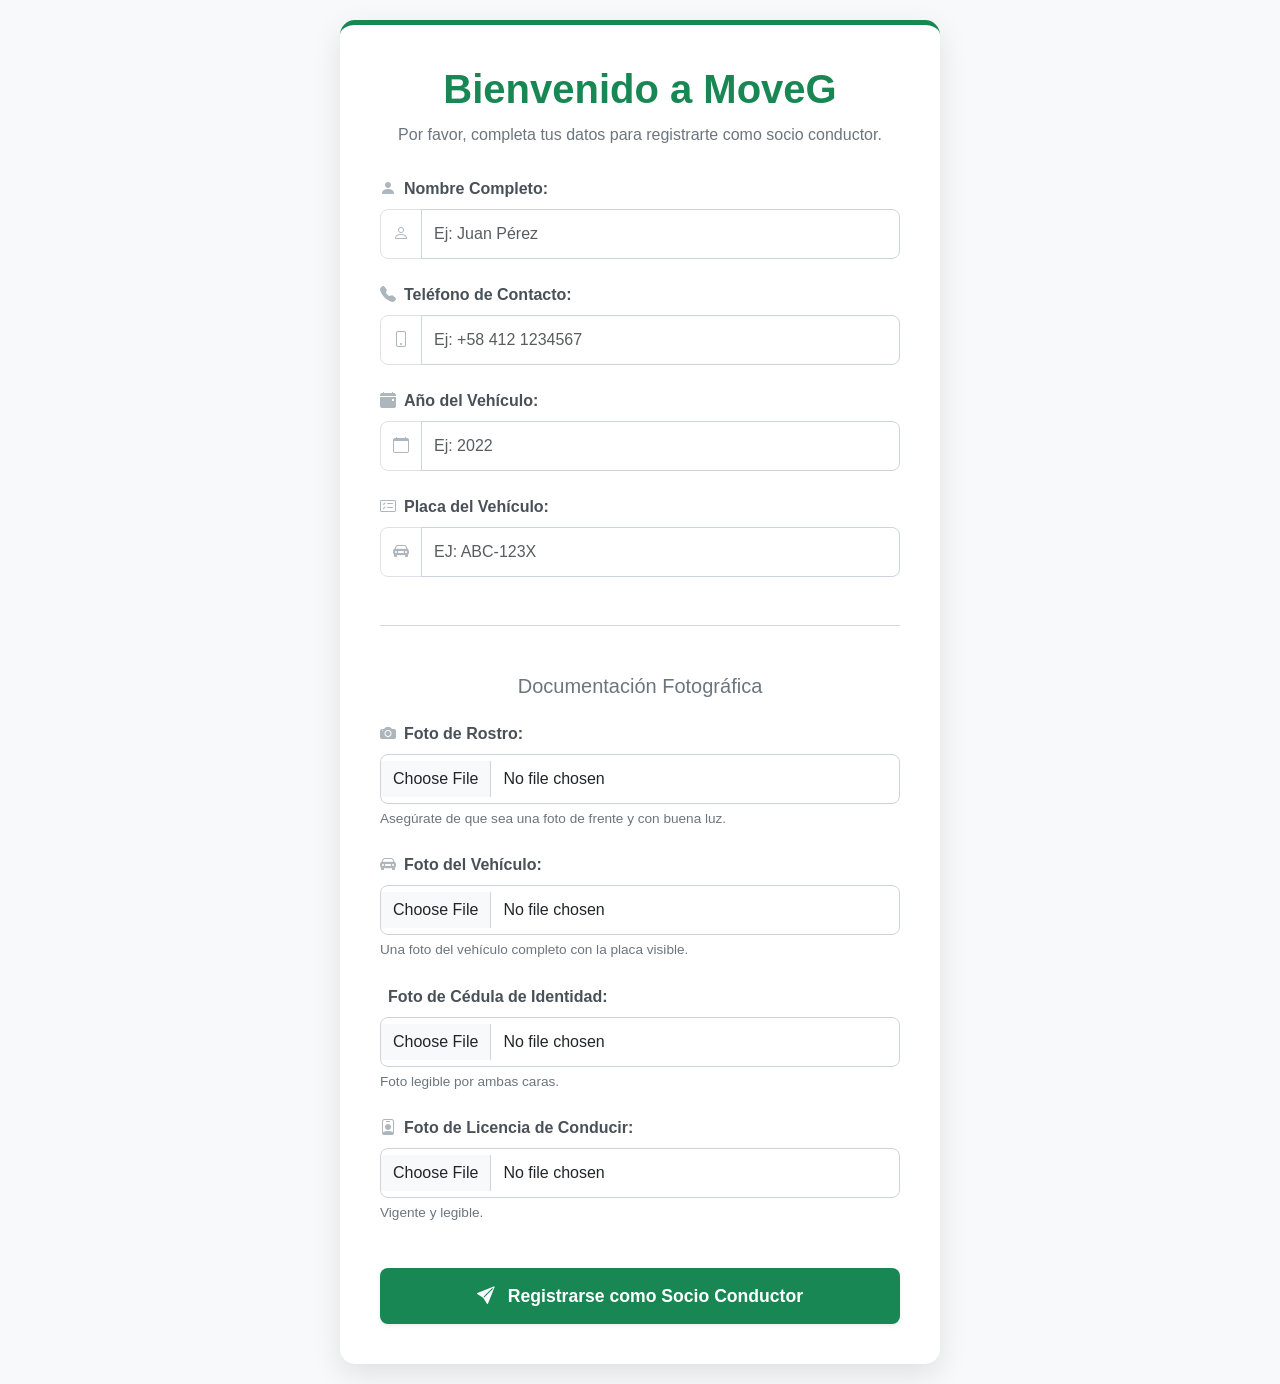
<file: templates/registro_conductor.html>
<!DOCTYPE html>
<html lang="es">

<head>
    <meta charset="UTF-8">
    <meta name="viewport" content="width=device-width, initial-scale=1.0">
    <title>MoveG - Registro de Socios</title>
    <link href="https://cdn.jsdelivr.net/npm/bootstrap@5.3.0/dist/css/bootstrap.min.css" rel="stylesheet">
    <link href="https://cdn.jsdelivr.net/npm/bootstrap-icons@1.10.0/font/bootstrap-icons.css" rel="stylesheet">
    <link rel="manifest" href="{{ url_for('static', filename='manifest.json') }}">

    <script>
        if ('serviceWorker' in navigator) {
            window.addEventListener('load', () => {
                navigator.serviceWorker.register("/static/sw.js")
                    .then(reg => console.log('MoveG PWA Registrada', reg))
                    .catch(err => console.log('Fallo al registrar PWA', err));
            });
        }
    </script>

    <style>
        /* Estilos personalizados para el color corporativo de MoveG */
        :root {
            --moveg-primary: #198754;
            /* El verde que ya usabas, pero definido */
            --moveg-hover: #146c43;
        }

        body {
            background-color: #f8f9fa;
            /* Un gris muy suave de fondo */
            font-family: 'Segoe UI', Tahoma, Geneva, Verdana, sans-serif;
        }

        .main-container {
            min-height: 100vh;
            display: flex;
            align-items: center;
            justify-content: center;
            padding: 20px;
        }

        .form-card {
            background: white;
            border-radius: 15px;
            /* Bordes redondeados modernos */
            box-shadow: 0 10px 30px rgba(0, 0, 0, 0.1);
            /* Sombra suave para dar profundidad */
            padding: 40px;
            width: 100%;
            max-width: 600px;
            /* Ancho máximo para que no se estire demasiado */
            border-top: 5px solid var(--moveg-primary);
            /* Una línea verde elegante arriba */
        }

        .form-header h1 {
            color: var(--moveg-primary);
            font-weight: 700;
            margin-bottom: 10px;
        }

        .form-header p {
            color: #6c757d;
            margin-bottom: 30px;
        }

        .form-label {
            font-weight: 600;
            color: #495057;
            margin-bottom: 8px;
            display: flex;
            align-items: center;
        }

        .form-label i {
            margin-right: 8px;
            /* Espacio para los iconos */
            color: #adb5bd;
        }

        .form-control {
            border-radius: 8px;
            padding: 12px;
            border: 1px solid #ced4da;
            transition: all 0.2s;
        }

        .form-control:focus {
            border-color: #198754;
            box-shadow: 0 0 0 0.25rem rgba(25, 135, 84, 0.25);
        }

        .input-group-text {
            background-color: white;
            border-radius: 8px 0 0 8px;
            color: #adb5bd;
        }

        .input-group .form-control {
            border-radius: 0 8px 8px 0;
        }

        .btn-register {
            background-color: var(--moveg-primary);
            border: none;
            color: white;
            padding: 15px;
            border-radius: 8px;
            font-size: 1.1rem;
            font-weight: 600;
            transition: background-color 0.2s;
            margin-top: 20px;
        }

        .btn-register:hover {
            background-color: var(--moveg-hover);
            color: white;
        }

        /* Estilos para los campos de subida de archivos */
        .file-upload-wrapper {
            position: relative;
            margin-bottom: 20px;
        }

        .file-upload-info {
            font-size: 0.85rem;
            color: #6c757d;
            margin-top: 5px;
            display: block;
        }
    </style>
</head>

<body>

    <div class="main-container">
        <div class="form-card">
            <div class="form-header text-center">
                <h1>Bienvenido a MoveG</h1>
                <p>Por favor, completa tus datos para registrarte como socio conductor.</p>
            </div>

            <form action="/registro_conductor" method="POST" enctype="multipart/form-data">

                <div class="mb-4">
                    <label class="form-label"><i class="bi bi-person-fill"></i> Nombre Completo:</label>
                    <div class="input-group">
                        <span class="input-group-text"><i class="bi bi-person"></i></span>
                        <input type="text" name="nombre" class="form-control" placeholder="Ej: Juan Pérez" required>
                    </div>
                </div>

                <div class="mb-4">
                    <label class="form-label"><i class="bi bi-telephone-fill"></i> Teléfono de Contacto:</label>
                    <div class="input-group">
                        <span class="input-group-text"><i class="bi bi-phone"></i></span>
                        <input type="tel" name="telefono" class="form-control" placeholder="Ej: +58 412 1234567"
                            required>
                    </div>
                </div>

                <div class="mb-4">
                    <label class="form-label"><i class="bi bi-calendar-event-fill"></i> Año del Vehículo:</label>
                    <div class="input-group">
                        <span class="input-group-text"><i class="bi bi-calendar"></i></span>
                        <input type="number" name="aniovan" class="form-control" placeholder="Ej: 2022" required>
                    </div>
                </div>

                <div class="mb-4">
                    <label class="form-label"><i class="bi bi-card-checklist"></i> Placa del Vehículo:</label>
                    <div class="input-group">
                        <span class="input-group-text"><i class="bi bi-car-front-fill"></i></span>
                        <input type="text" name="placa_vehiculo" class="form-control" placeholder="Ej: ABC-123X"
                            style="text-transform: uppercase;" required>
                    </div>
                </div>

                <hr class="my-5 text-muted">
                <h5 class="mb-4 text-center text-secondary">Documentación Fotográfica</h5>

                <div class="mb-4 file-upload-wrapper">
                    <label class="form-label"><i class="bi bi-camera-fill"></i> Foto de Rostro:</label>
                    <input type="file" name="foto_rostro" class="form-control" accept="image/*">
                    <span class="file-upload-info">Asegúrate de que sea una foto de frente y con buena luz.</span>
                </div>

                <div class="mb-4 file-upload-wrapper">
                    <label class="form-label"><i class="bi bi-car-front-fill"></i> Foto del Vehículo:</label>
                    <input type="file" name="foto_vehiculo" class="form-control" accept="image/*">
                    <span class="file-upload-info">Una foto del vehículo completo con la placa visible.</span>
                </div>

                <div class="mb-4 file-upload-wrapper">
                    <label class="form-label"><i class="bi bi-card-id"></i> Foto de Cédula de Identidad:</label>
                    <input type="file" name="foto_cedula" class="form-control" accept="image/*">
                    <span class="file-upload-info">Foto legible por ambas caras.</span>
                </div>

                <div class="mb-4 file-upload-wrapper">
                    <label class="form-label"><i class="bi bi-person-badge"></i> Foto de Licencia de Conducir:</label>
                    <input type="file" name="foto_licencia" class="form-control" accept="image/*">
                    <span class="file-upload-info">Vigente y legible.</span>
                </div>

                <button type="submit" class="btn-register w-100 shadow-sm">
                    <i class="bi bi-send-fill me-2"></i> Registrarse como Socio Conductor
                </button>
            </form>
        </div>
    </div>

    <script src="https://cdn.jsdelivr.net/npm/bootstrap@5.3.0/dist/js/bootstrap.bundle.min.js"></script>
</body>

</html>
</file>
